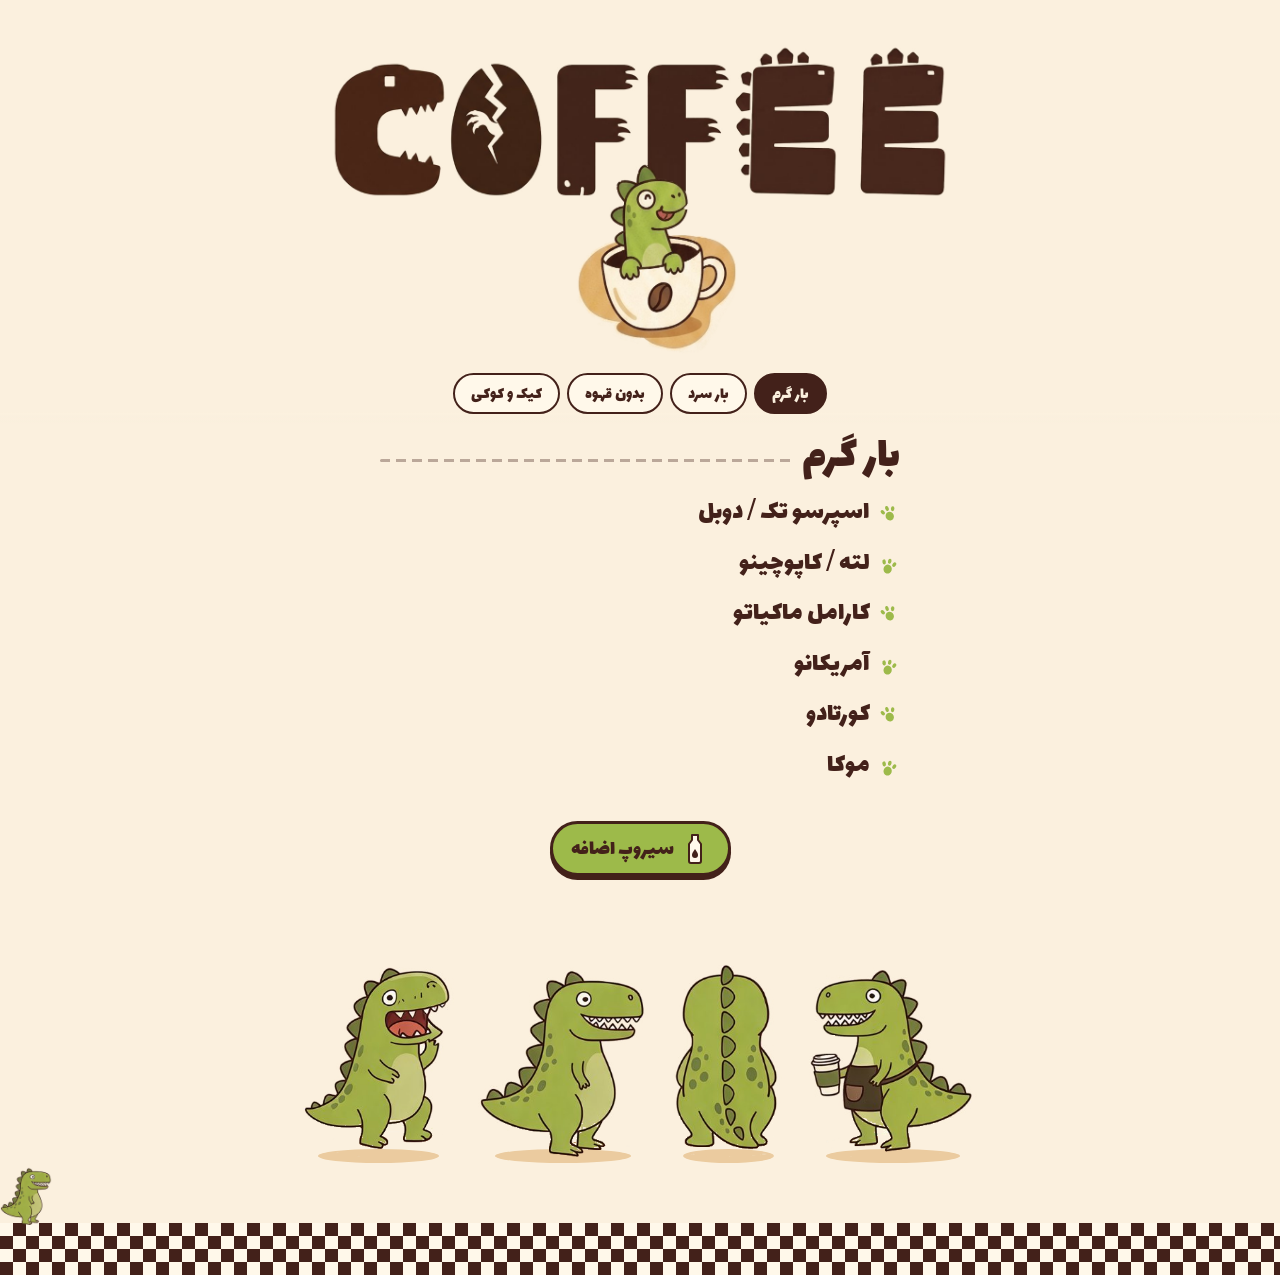
<file: index.html>
<!doctype html>
<html lang="fa" dir="rtl">
<head>
<meta charset="utf-8">
<meta name="viewport" content="width=device-width, initial-scale=1, viewport-fit=cover">
<meta name="theme-color" content="#FBF0DE">
<title>COFFEE · منو</title>
<meta name="description" content="منوی کافه — بار گرم، بار سرد، بدون قهوه، کیک و کوکی">
<link rel="icon" href="assets/img/cup-dino.png">
<link rel="preload" href="assets/fonts/lalezar.woff2" as="font" type="font/woff2" crossorigin>
<link rel="stylesheet" href="assets/style.css">
</head>
<body>

<header class="hero">
  <div class="hero-art" aria-label="COFFEE">
    <img class="logo" src="assets/img/logo.png" alt="COFFEE">
    <button class="cup" type="button" aria-label="دایناسور توی فنجان">
      <img src="assets/img/cup-dino.png" alt="">
    </button>
  </div>
</header>

<nav class="chips" id="chips" aria-label="دسته‌ها"></nav>

<main class="menu" id="menu"></main>

<div class="addon-wrap" id="addon"></div>

<section class="parade" aria-label="دایناسورها">
  <button class="dino d1" type="button" aria-label="دایناسور"><img src="assets/img/dino1.png" alt=""><span class="shadow"></span></button>
  <button class="dino d2" type="button" aria-label="دایناسور"><img src="assets/img/dino2.png" alt=""><span class="shadow"></span></button>
  <button class="dino d3" type="button" aria-label="دایناسور"><img src="assets/img/dino3.png" alt=""><span class="shadow"></span></button>
  <button class="dino d4" type="button" aria-label="دایناسور باریستا">
    <img src="assets/img/dino4.png" alt="">
    <span class="steam s1"></span><span class="steam s2"></span><span class="steam s3"></span>
    <span class="shadow"></span>
  </button>
</section>

<div class="ground">
  <div class="walker" aria-hidden="true"><img src="assets/img/dino2.png" alt=""></div>
  <div class="checker"></div>
</div>

<script src="assets/menu-data.js"></script>
<script src="assets/app.js"></script>
</body>
</html>
</file>
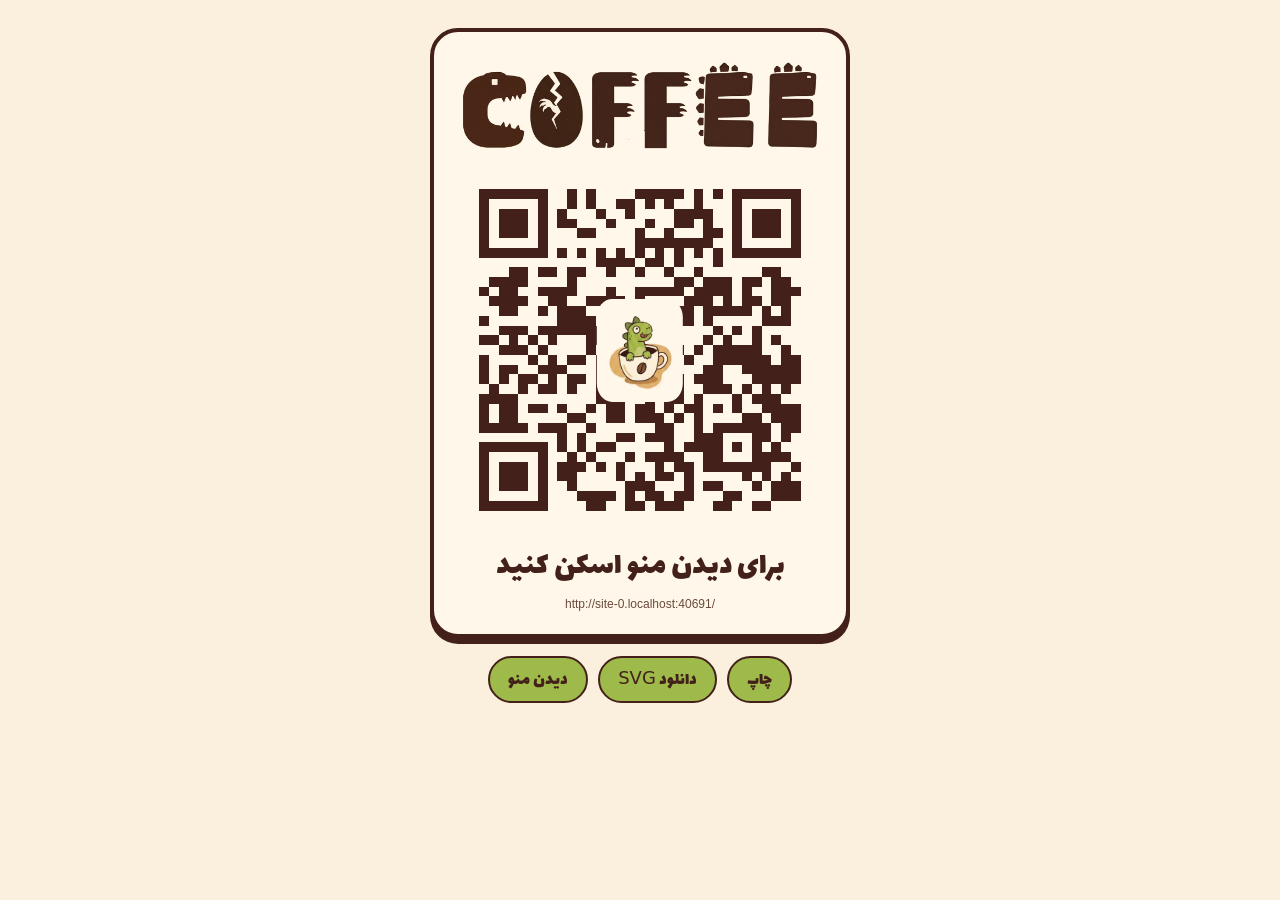
<file: qr.html>
<!doctype html>
<html lang="fa" dir="rtl">
<head>
<meta charset="utf-8">
<meta name="viewport" content="width=device-width, initial-scale=1">
<title>QR منو</title>
<link rel="stylesheet" href="assets/style.css">
<style>
  body{display:flex;flex-direction:column;align-items:center;gap:18px;padding:28px 16px}
  .card{background:var(--cup);border:4px solid var(--ink);border-radius:28px;padding:26px 26px 20px;text-align:center;width:min(92vw,420px);box-shadow:0 6px 0 var(--ink)}
  .card .logo{position:static;width:100%;animation:none;margin-bottom:10px}
  .qr{position:relative;width:100%;aspect-ratio:1}
  .qr svg{width:100%;height:100%;display:block}
  .qr .mid{position:absolute;left:50%;top:50%;width:24%;transform:translate(-50%,-50%);background:var(--cup);border-radius:18%;padding:3%}
  .qr .mid img{width:100%;display:block}
  .card h1{font-size:32px;font-weight:400;margin-top:12px}
  .card p{font-family:Vazirmatn,sans-serif;font-size:12px;color:var(--ink-soft);direction:ltr;word-break:break-all;margin-top:4px}
  .tools{display:flex;gap:10px;flex-wrap:wrap;justify-content:center}
  .tools button,.tools a{font-size:18px;padding:8px 18px 6px;border:2.5px solid var(--ink);border-radius:999px;background:var(--green);color:var(--ink);text-decoration:none}
  @media print{.tools{display:none}body{padding:0}.card{box-shadow:none}}
</style>
</head>
<body>
  <div class="card">
    <img class="logo" src="assets/img/logo.png" alt="COFFEE">
    <div class="qr" id="qr"></div>
    <h1>برای دیدن منو اسکن کنید</h1>
    <p id="url"></p>
  </div>
  <div class="tools">
    <button onclick="print()">چاپ</button>
    <a id="dl" download="menu-qr.svg">دانلود SVG</a>
    <a href="./">دیدن منو</a>
  </div>
<script src="assets/qrcode.js"></script>
<script>
  // menu URL = this folder (or ?url=... to override)
  const url = new URLSearchParams(location.search).get("url") || new URL("./", location.href).href;
  const q = qrcode(0, "H"); q.addData(url); q.make();
  const n = q.getModuleCount(), m = 2, size = n + m * 2;
  let path = "";
  for (let r = 0; r < n; r++) for (let c = 0; c < n; c++)
    if (q.isDark(r, c)) path += `M${c + m} ${r + m}h1v1h-1z`;
  const svg = `<svg xmlns="http://www.w3.org/2000/svg" viewBox="0 0 ${size} ${size}" shape-rendering="crispEdges"><rect width="${size}" height="${size}" fill="#FFF8EA"/><path d="${path}" fill="#43211A"/></svg>`;
  document.getElementById("qr").innerHTML = svg + '<div class="mid"><img src="assets/img/cup-dino.png" alt=""></div>';
  document.getElementById("url").textContent = url;
  document.getElementById("dl").href = "data:image/svg+xml;charset=utf-8," + encodeURIComponent(svg);
</script>
</body>
</html>
</file>
<file: assets/style.css>
@font-face{font-family:"Lalezar";src:url(fonts/lalezar.woff2) format("woff2");font-display:swap}
@font-face{font-family:"Vazirmatn";src:url(fonts/vazirmatn-arabic-400-normal.woff2) format("woff2");font-weight:400;font-display:swap}
@font-face{font-family:"Vazirmatn";src:url(fonts/vazirmatn-arabic-700-normal.woff2) format("woff2");font-weight:700;font-display:swap}
@font-face{font-family:"Vazirmatn";src:url(fonts/vazirmatn-arabic-900-normal.woff2) format("woff2");font-weight:900;font-display:swap}

:root{
  --paper:#FBF0DE; --ink:#43211A; --ink-soft:#6b4a3c;
  --green:#9DBA4A; --green-dark:#6f8c2c; --blob:#F0D9A8; --cup:#FFF8EA;
}
*{box-sizing:border-box;margin:0;padding:0}
html{scroll-behavior:smooth;-webkit-text-size-adjust:100%}
body{
  background:var(--paper);color:var(--ink);
  font-family:"Lalezar","Vazirmatn",system-ui,sans-serif;
  overflow-x:hidden;min-height:100vh;
}
button{font:inherit;color:inherit;background:none;border:0;cursor:pointer;-webkit-tap-highlight-color:transparent}

/* ---------- hero ---------- */
.hero{padding:clamp(18px,5vw,40px) 4vw 0;display:flex;justify-content:center}
.hero-art{position:relative;width:min(92vw,620px);aspect-ratio:1310/665}
.logo{position:absolute;inset:0 0 auto 0;width:100%;animation:stomp .7s cubic-bezier(.3,1.4,.5,1) both}
.cup{position:absolute;left:39.31%;top:34.59%;width:26.72%;animation:pop .6s .55s cubic-bezier(.3,1.6,.5,1) both}
.cup img{width:100%;display:block;pointer-events:none;transform-origin:50% 95%;animation:bob 3.2s 1.2s ease-in-out infinite}
.cup.wiggle img{animation:wiggle .7s ease}

@keyframes stomp{0%{transform:translateY(-60%) scale(.9);opacity:0}60%{transform:translateY(3%) scale(1.02,.96);opacity:1}100%{transform:none}}
@keyframes pop{0%{transform:translateY(25%) scale(.4);opacity:0}100%{transform:none;opacity:1}}
@keyframes bob{0%,100%{transform:translateY(0) rotate(0)}25%{transform:translateY(-3%) rotate(-2deg)}75%{transform:translateY(-1%) rotate(2deg)}}
@keyframes wiggle{0%,100%{transform:none}20%{transform:rotate(-8deg) scale(1.05)}40%{transform:rotate(7deg) scale(1.05)}60%{transform:rotate(-5deg)}80%{transform:rotate(3deg)}}

/* ---------- category chips ---------- */
.chips{position:sticky;top:0;z-index:20;display:flex;gap:7px;justify-content:center;flex-wrap:nowrap;overflow-x:auto;scrollbar-width:none;
  padding:12px 12px 10px;background:linear-gradient(var(--paper) 80%,rgba(251,240,222,0));margin-top:6px}
.chip{flex:none;font-size:clamp(14px,4vw,17px);padding:6px clamp(10px,3.4vw,16px) 4px;border:2.5px solid var(--ink);border-radius:999px;background:var(--cup);
  transition:background .2s,color .2s,transform .15s}
.chip:active{transform:scale(.94)}
.chip.on{background:var(--ink);color:var(--paper)}

/* ---------- menu ---------- */
.menu{width:min(92vw,520px);margin:8px auto 0;min-height:340px}
.sec[hidden]{display:none}
.sec.enter{animation:slide .45s cubic-bezier(.3,1.3,.5,1)}
@keyframes slide{from{opacity:0;transform:translateX(var(--from,40px))}to{opacity:1;transform:none}}
.sec h2{font-size:clamp(34px,9vw,46px);line-height:1.1;display:flex;align-items:center;gap:10px;margin-bottom:6px;font-weight:400}
.sec h2::after{content:"";flex:1;height:3px;border-radius:3px;background:repeating-linear-gradient(90deg,var(--ink) 0 10px,transparent 10px 16px);opacity:.35;margin-top:6px}
.sec ul{list-style:none}
.item{display:flex;align-items:baseline;gap:10px;padding:7px 2px;font-size:clamp(22px,6vw,27px);line-height:1.35;
  opacity:0;transform:translateY(14px);transition:opacity .45s ease,transform .45s cubic-bezier(.3,1.4,.5,1)}
.item.in{opacity:1;transform:none}
.foot{flex:none;width:18px;height:18px;align-self:center;color:var(--green);transform:rotate(-20deg)}
.item:nth-child(even) .foot{transform:rotate(15deg) translateY(3px)}
.name{display:flex;flex-direction:column}
.note{font-family:"Vazirmatn",sans-serif;font-weight:700;font-size:13px;color:var(--ink-soft);line-height:1.2;margin-top:-2px}
.lead{flex:1;border-bottom:2px dotted rgba(67,33,26,.3);transform:translateY(-6px);min-width:16px}
.price{font-family:"Vazirmatn",sans-serif;font-weight:900;font-size:18px;white-space:nowrap}
.price small{font-weight:400;font-size:11px;margin-inline-start:3px}

/* ---------- syrup add-on ---------- */
.addon-wrap{display:flex;justify-content:center;margin:30px 0 8px}
.addon{display:inline-flex;align-items:center;gap:10px;background:var(--green);border:3px solid var(--ink);border-radius:999px;
  padding:8px 22px 6px 18px;font-size:22px;box-shadow:0 4px 0 var(--ink);animation:float 3s ease-in-out infinite}
.addon svg{width:22px;height:30px}
.addon .price{font-size:15px}
@keyframes float{50%{transform:translateY(-4px)}}

/* ---------- dino parade ---------- */
.parade{position:relative;z-index:2;direction:ltr;display:flex;justify-content:center;align-items:flex-end;gap:clamp(2px,2vw,24px);padding:80px 8px 0;margin-top:0}
.dino{position:relative;flex:0 1 auto;height:clamp(96px,28vw,190px);display:flex;align-items:flex-end;transform-origin:50% 100%}
.dino img{height:100%;width:auto;display:block;position:relative;z-index:1;transform-origin:50% 100%;pointer-events:none}
.d3{height:clamp(98px,28.5vw,193px)}
.shadow{position:absolute;bottom:-6px;left:50%;width:80%;height:14px;margin-left:-40%;border-radius:50%;background:#EBCB9F;z-index:0;transition:transform .2s}

.d1 img{animation:laugh 1.1s ease-in-out infinite}
.d2 img{animation:sway 2.8s ease-in-out infinite}
.d3 img{animation:tail 1.6s ease-in-out infinite}
.d4 img{animation:sip 4s ease-in-out infinite}
@keyframes laugh{0%,100%{transform:scale(1,1)}20%{transform:scale(1.03,.95)}40%{transform:translateY(-6%) scale(.98,1.03)}60%{transform:scale(1.02,.97)}80%{transform:translateY(-3%)}}
@keyframes sway{0%,100%{transform:rotate(-3deg)}50%{transform:rotate(3deg)}}
@keyframes tail{0%,100%{transform:rotate(-4deg) translateX(-2%)}50%{transform:rotate(4deg) translateX(2%)}}
@keyframes sip{0%,60%,100%{transform:rotate(0)}70%,85%{transform:rotate(-5deg) translateY(-2%)}}

.steam{position:absolute;z-index:0;top:41%;left:6%;width:7px;height:18px;border-radius:50%;border-left:3px solid rgba(67,33,26,.45);
  opacity:0;animation:steam 2.4s ease-out infinite}
.steam.s2{left:12%;animation-delay:.8s}.steam.s3{left:4%;animation-delay:1.6s}
@keyframes steam{0%{opacity:0;transform:translateY(8px) scaleY(.6)}30%{opacity:1}100%{opacity:0;transform:translateY(-12px) translateX(3px) scaleY(1.2) skewX(-14deg)}}

.dino.hop img{animation:hop .6s cubic-bezier(.3,1.5,.5,1)}
.dino.hop .shadow{transform:scale(.6)}
@keyframes hop{0%{transform:scale(1.08,.88)}40%{transform:translateY(-38%) scale(.95,1.06)}75%{transform:scale(1.06,.92)}100%{transform:none}}

.bubble{--tx:-50%;direction:rtl;unicode-bidi:isolate;position:absolute;z-index:5;bottom:100%;left:50%;transform:translate(var(--tx),-6px);width:max-content;max-width:min(46vw,220px);text-align:center;line-height:1.4;background:var(--cup);border:2.5px solid var(--ink);
  border-radius:16px;padding:6px 12px 4px;font-size:15px;pointer-events:none;
  animation:say 2.2s ease forwards}
.bubble::after{content:"";position:absolute;bottom:-9px;left:50%;margin-left:-7px;border:7px solid transparent;border-top-color:var(--ink);border-bottom:0}
@keyframes say{0%{opacity:0;transform:translate(var(--tx),8px) scale(.6)}12%{opacity:1;transform:translate(var(--tx),-6px) scale(1)}80%{opacity:1;transform:translate(var(--tx),-6px)}100%{opacity:0;transform:translate(var(--tx),-16px)}}
.d1 .bubble{--tx:-25%}.d4 .bubble{--tx:-75%}
.d1 .bubble::after{left:25%}.d4 .bubble::after{left:75%}

/* ---------- ground + walking dino ---------- */
.ground{position:relative;margin-top:8px;padding-top:58px}
.checker{height:52px;background:conic-gradient(var(--ink) 25%,var(--cup) 0 50%,var(--ink) 0 75%,var(--cup) 0) 0 0/26px 26px;
  margin-bottom:env(safe-area-inset-bottom)}
.walker{z-index:4;position:absolute;bottom:50px;left:0;width:52px;animation:walk 22s linear infinite;pointer-events:none}
.walker img{width:100%;display:block;animation:step .35s ease-in-out infinite alternate;transform-origin:50% 100%}
@keyframes walk{0%{transform:translateX(-60px)}48%{transform:translateX(calc(100vw + 10px))}50%{transform:translateX(calc(100vw + 10px)) scaleX(-1)}98%{transform:translateX(-60px) scaleX(-1)}100%{transform:translateX(-60px)}}
@keyframes step{from{transform:rotate(-6deg)}to{transform:rotate(6deg) translateY(-3px)}}

@media (prefers-reduced-motion:reduce){
  *,*::before,*::after{animation:none!important;transition:none!important}
  .item{opacity:1!important;transform:none!important}
  .item{opacity:1;transform:none}.walker{display:none}
}
</file>
